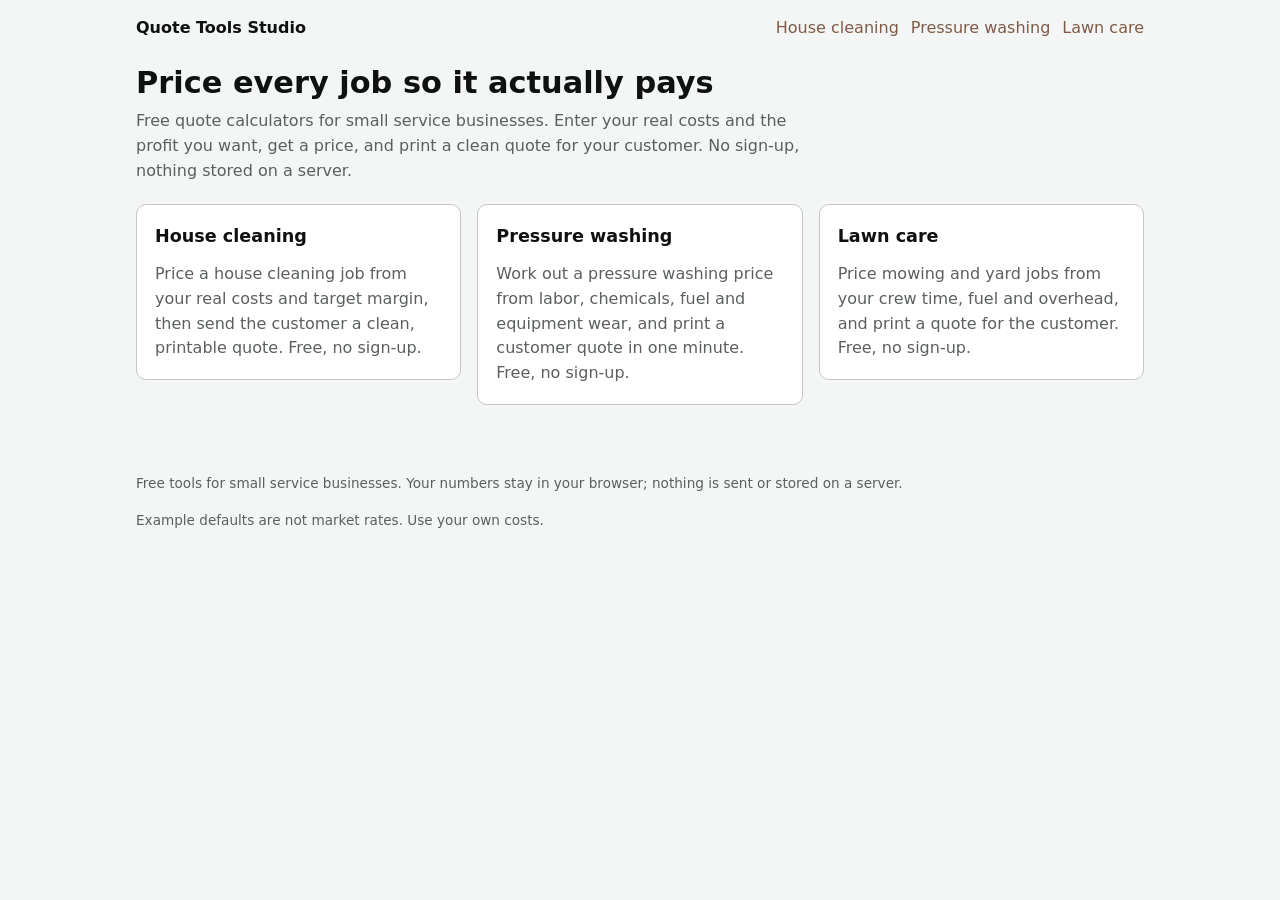
<file: index.html>
<!doctype html>
<html lang="en"><head><meta charset="utf-8"><meta name="viewport" content="width=device-width,initial-scale=1">
<title>Quote Tools Studio: free quote calculators for cleaning, pressure washing and lawn care</title><meta name="description" content="Free job quote calculators for small service businesses. Price from your real costs and margin, then print a quote for your customer.">
<link rel="canonical" href="https://les2232.github.io/quote-tools/"><link rel="stylesheet" href="style.css">
</head><body>
<header class="top"><a class="brand" href="index.html">Quote Tools Studio</a><nav><a href="cleaning/index.html">House cleaning</a><a href="pressure-washing/index.html">Pressure washing</a><a href="lawn-care/index.html">Lawn care</a></nav></header>
<main><h1>Price every job so it actually pays</h1>
<p class="lede">Free quote calculators for small service businesses. Enter your real costs and the profit you want, get a price, and print a clean quote for your customer. No sign-up, nothing stored on a server.</p>
<div class="tiles"><a href="cleaning/index.html"><div class="card"><h2>House cleaning</h2><p style="margin:0;color:var(--mute)">Price a house cleaning job from your real costs and target margin, then send the customer a clean, printable quote. Free, no sign-up.</p></div></a><a href="pressure-washing/index.html"><div class="card"><h2>Pressure washing</h2><p style="margin:0;color:var(--mute)">Work out a pressure washing price from labor, chemicals, fuel and equipment wear, and print a customer quote in one minute. Free, no sign-up.</p></div></a><a href="lawn-care/index.html"><div class="card"><h2>Lawn care</h2><p style="margin:0;color:var(--mute)">Price mowing and yard jobs from your crew time, fuel and overhead, and print a quote for the customer. Free, no sign-up.</p></div></a></div></main>
<footer class="site"><span>Free tools for small service businesses. Your numbers stay in your browser; nothing is sent or stored on a server.</span><span>Example defaults are not market rates. Use your own costs.</span></footer>
</body></html>
</file>
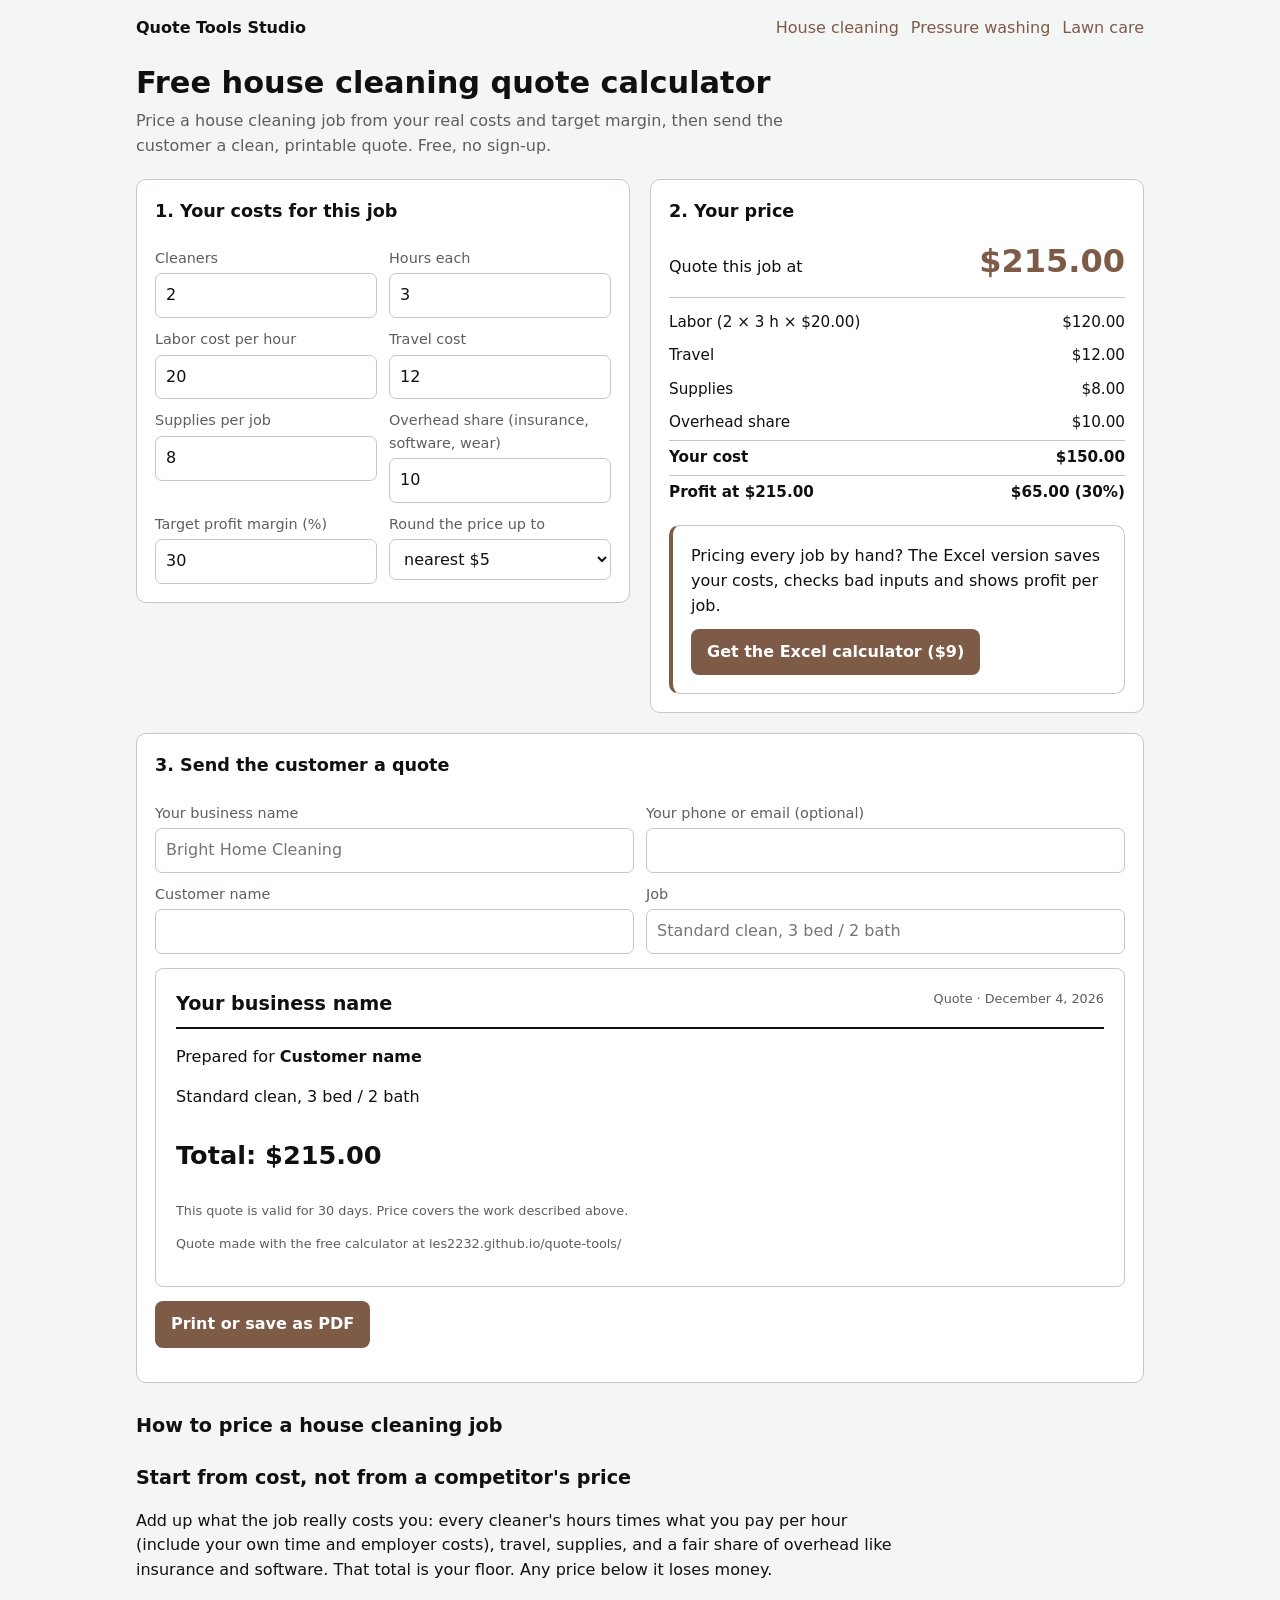
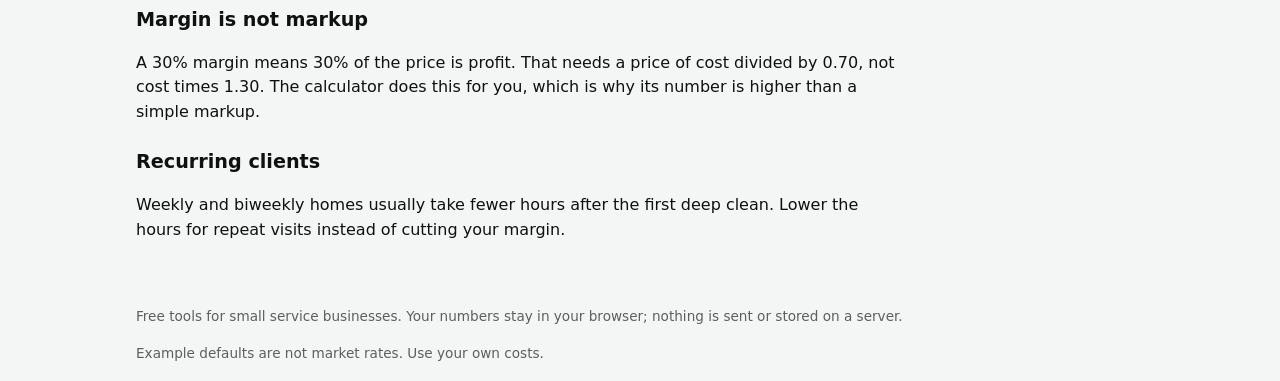
<file: cleaning/index.html>
<!doctype html>
<html lang="en"><head><meta charset="utf-8"><meta name="viewport" content="width=device-width,initial-scale=1">
<title>Free house cleaning quote calculator | Quote Tools Studio</title><meta name="description" content="Price a house cleaning job from your real costs and target margin, then send the customer a clean, printable quote. Free, no sign-up.">
<link rel="canonical" href="https://les2232.github.io/quote-tools/cleaning/"><link rel="stylesheet" href="../style.css">
</head><body>
<header class="top"><a class="brand" href="../index.html">Quote Tools Studio</a><nav><a href="../cleaning/index.html">House cleaning</a><a href="../pressure-washing/index.html">Pressure washing</a><a href="../lawn-care/index.html">Lawn care</a></nav></header>
<main>
<h1>Free house cleaning quote calculator</h1>
<p class="lede">Price a house cleaning job from your real costs and target margin, then send the customer a clean, printable quote. Free, no sign-up.</p>
<div class="grid">
  <section class="card" id="calc"><h2>1. Your costs for this job</h2>
    <div class="row"><div><label for="crew">Cleaners</label><input id="crew" type="number" inputmode="decimal" min="0" step="1" value="2" data-err="Cleaners: a whole number, at least 1."></div><div><label for="hours">Hours each</label><input id="hours" type="number" inputmode="decimal" min="0" step="any" value="3" data-err="Hours each: more than 0."></div></div>
    <div class="row"><div><label for="rate">Labor cost per hour</label><input id="rate" type="number" inputmode="decimal" min="0" step="any" value="20" data-err="Labor cost per hour: 0 or more."></div><div><label for="travel">Travel cost</label><input id="travel" type="number" inputmode="decimal" min="0" step="any" value="12" data-err="Travel cost: 0 or more."></div></div>
    <div class="row"><div><label for="supplies">Supplies per job</label><input id="supplies" type="number" inputmode="decimal" min="0" step="any" value="8" data-err="Supplies: 0 or more."></div><div><label for="overhead">Overhead share (insurance, software, wear)</label><input id="overhead" type="number" inputmode="decimal" min="0" step="any" value="10" data-err="Overhead: 0 or more."></div></div>
    <div class="row"><div><label for="margin">Target profit margin (%)</label><input id="margin" type="number" inputmode="decimal" min="0" step="any" value="30" data-err="Margin: from 0 to under 100%."></div>
      <div><label for="round">Round the price up to</label><select id="round"><option value="0">exact cents</option><option value="1">nearest $1</option><option value="5" selected>nearest $5</option><option value="10">nearest $10</option></select></div></div>
  </section>
  <section class="card"><h2>2. Your price</h2><div id="result"></div>
    <div class="card upsell"><p style="margin:0 0 10px">Pricing every job by hand? The Excel version saves your costs, checks bad inputs and shows profit per job.</p><a class="btn" href="https://payhip.com/b/XNo6O">Get the Excel calculator ($9)</a></div>
  </section>
</div>
<section class="card" style="margin-top:20px" id="quote-form"><h2>3. Send the customer a quote</h2>
  <div class="row"><div><label for="biz">Your business name</label><input id="biz" placeholder="Bright Home Cleaning"></div><div><label for="contact">Your phone or email (optional)</label><input id="contact"></div></div>
  <div class="row"><div><label for="customer">Customer name</label><input id="customer"></div><div><label for="jobdesc">Job</label><input id="jobdesc" placeholder="Standard clean, 3 bed / 2 bath"></div></div>
  <div class="quote-card" aria-label="Printable quote">
    <div class="qhead"><div><div class="qbiz" id="q-biz"></div><div class="small" id="q-contact"></div></div><div class="small">Quote · <span id="q-date"></span></div></div>
    <p>Prepared for <strong id="q-customer"></strong></p>
    <p><span id="q-job"></span></p>
    <p class="qprice">Total: <span id="q-price"></span></p>
    <p class="small">This quote is valid for 30 days. Price covers the work described above.</p>
    <p class="small">Quote made with the free calculator at les2232.github.io/quote-tools/</p>
  </div>
  <p style="margin-top:14px"><button id="print" type="button">Print or save as PDF</button></p>
</section>
<section class="guide"><h2 style="margin-top:0">How to price a house cleaning job</h2>
<h2>Start from cost, not from a competitor's price</h2><p>Add up what the job really costs you: every cleaner's hours times what you pay per hour (include your own time and employer costs), travel, supplies, and a fair share of overhead like insurance and software. That total is your floor. Any price below it loses money.</p>
<h2>Margin is not markup</h2><p>A 30% margin means 30% of the price is profit. That needs a price of cost divided by 0.70, not cost times 1.30. The calculator does this for you, which is why its number is higher than a simple markup.</p>
<h2>Recurring clients</h2><p>Weekly and biweekly homes usually take fewer hours after the first deep clean. Lower the hours for repeat visits instead of cutting your margin.</p>
</section>
<script src="../app.js"></script></main>
<footer class="site"><span>Free tools for small service businesses. Your numbers stay in your browser; nothing is sent or stored on a server.</span><span>Example defaults are not market rates. Use your own costs.</span></footer>
</body></html>
</file>
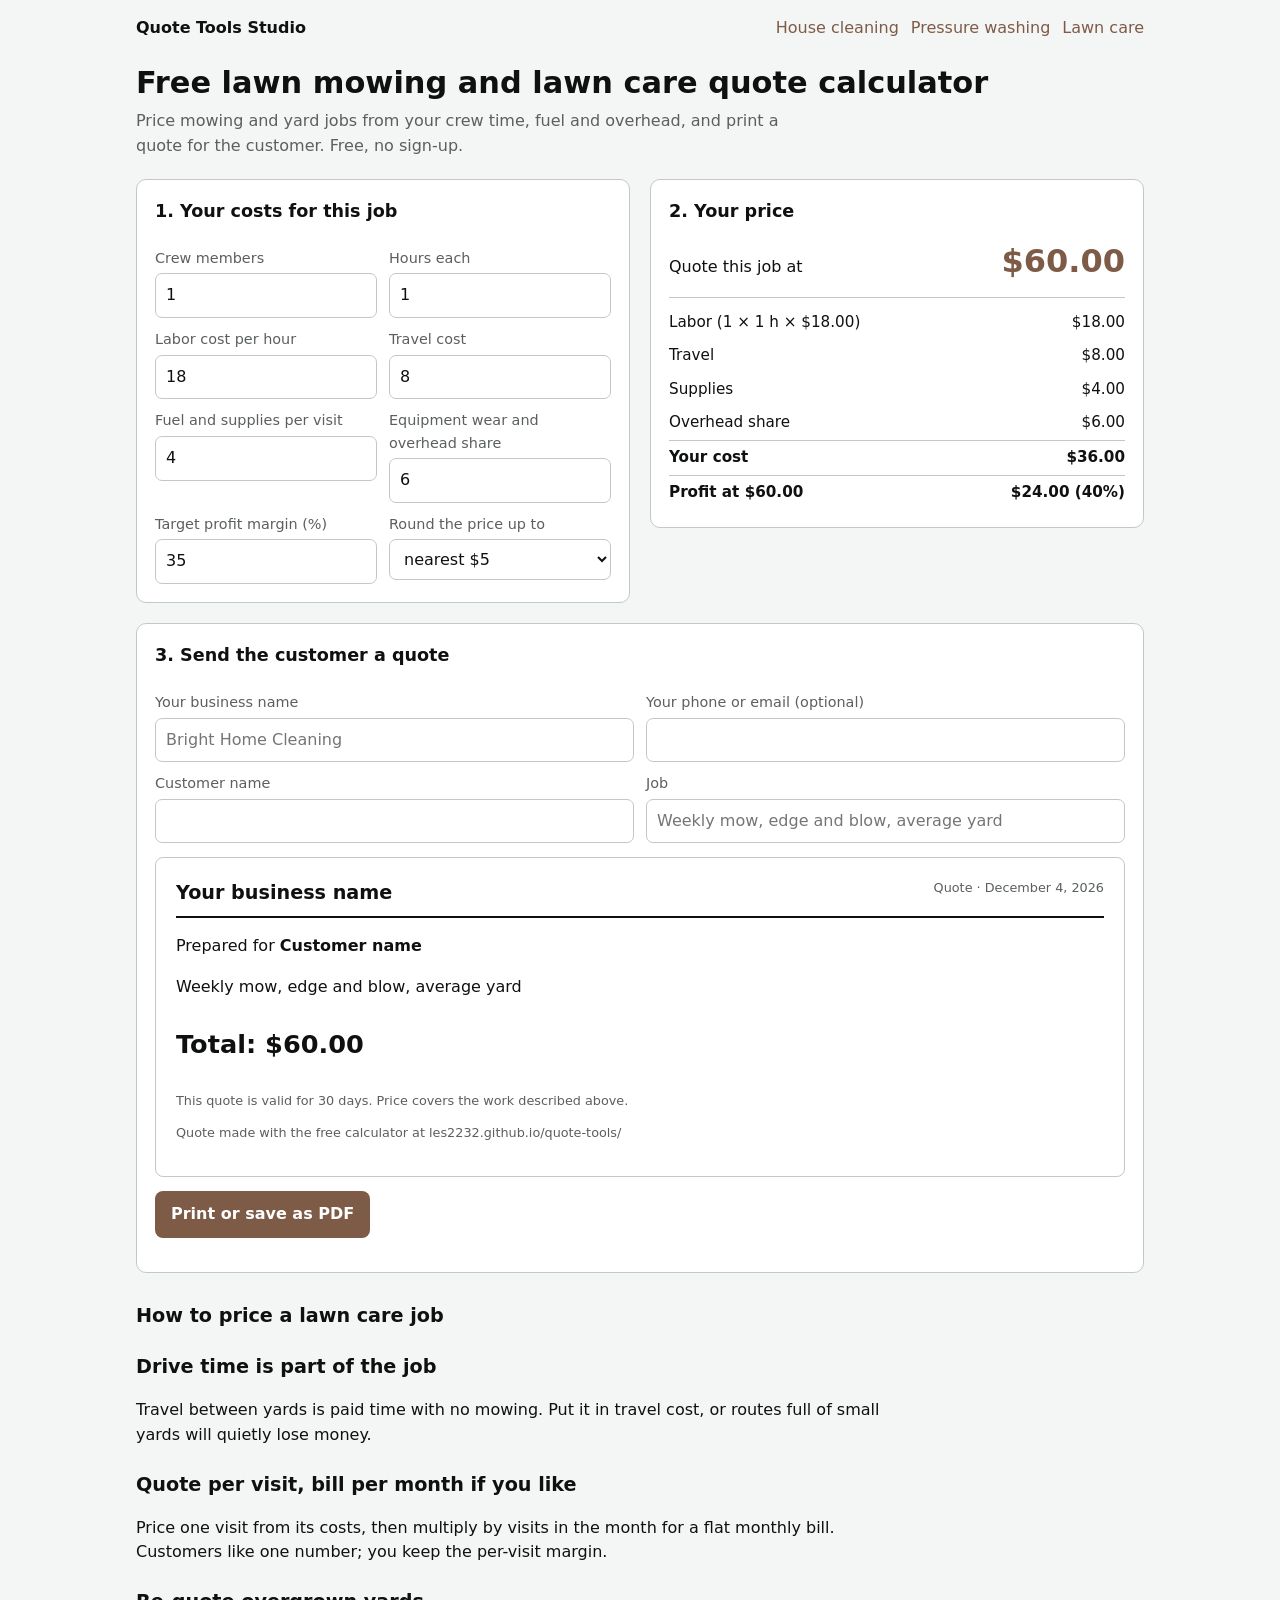
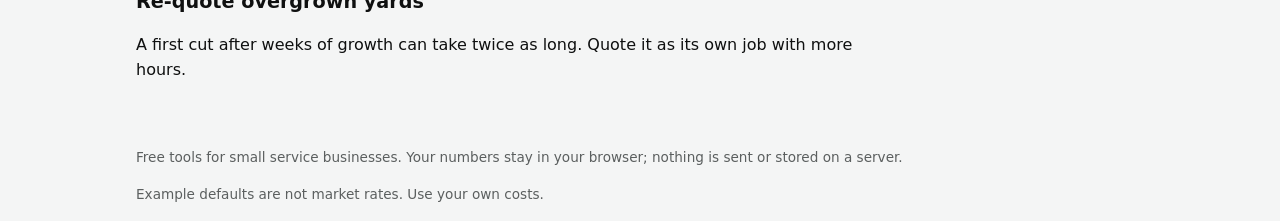
<file: lawn-care/index.html>
<!doctype html>
<html lang="en"><head><meta charset="utf-8"><meta name="viewport" content="width=device-width,initial-scale=1">
<title>Free lawn mowing and lawn care quote calculator | Quote Tools Studio</title><meta name="description" content="Price mowing and yard jobs from your crew time, fuel and overhead, and print a quote for the customer. Free, no sign-up.">
<link rel="canonical" href="https://les2232.github.io/quote-tools/lawn-care/"><link rel="stylesheet" href="../style.css">
</head><body>
<header class="top"><a class="brand" href="../index.html">Quote Tools Studio</a><nav><a href="../cleaning/index.html">House cleaning</a><a href="../pressure-washing/index.html">Pressure washing</a><a href="../lawn-care/index.html">Lawn care</a></nav></header>
<main>
<h1>Free lawn mowing and lawn care quote calculator</h1>
<p class="lede">Price mowing and yard jobs from your crew time, fuel and overhead, and print a quote for the customer. Free, no sign-up.</p>
<div class="grid">
  <section class="card" id="calc"><h2>1. Your costs for this job</h2>
    <div class="row"><div><label for="crew">Crew members</label><input id="crew" type="number" inputmode="decimal" min="0" step="1" value="1" data-err="Crew members: a whole number, at least 1."></div><div><label for="hours">Hours each</label><input id="hours" type="number" inputmode="decimal" min="0" step="any" value="1" data-err="Hours each: more than 0."></div></div>
    <div class="row"><div><label for="rate">Labor cost per hour</label><input id="rate" type="number" inputmode="decimal" min="0" step="any" value="18" data-err="Labor cost per hour: 0 or more."></div><div><label for="travel">Travel cost</label><input id="travel" type="number" inputmode="decimal" min="0" step="any" value="8" data-err="Travel cost: 0 or more."></div></div>
    <div class="row"><div><label for="supplies">Fuel and supplies per visit</label><input id="supplies" type="number" inputmode="decimal" min="0" step="any" value="4" data-err="Supplies: 0 or more."></div><div><label for="overhead">Equipment wear and overhead share</label><input id="overhead" type="number" inputmode="decimal" min="0" step="any" value="6" data-err="Overhead: 0 or more."></div></div>
    <div class="row"><div><label for="margin">Target profit margin (%)</label><input id="margin" type="number" inputmode="decimal" min="0" step="any" value="35" data-err="Margin: from 0 to under 100%."></div>
      <div><label for="round">Round the price up to</label><select id="round"><option value="0">exact cents</option><option value="1">nearest $1</option><option value="5" selected>nearest $5</option><option value="10">nearest $10</option></select></div></div>
  </section>
  <section class="card"><h2>2. Your price</h2><div id="result"></div>
    
  </section>
</div>
<section class="card" style="margin-top:20px" id="quote-form"><h2>3. Send the customer a quote</h2>
  <div class="row"><div><label for="biz">Your business name</label><input id="biz" placeholder="Bright Home Cleaning"></div><div><label for="contact">Your phone or email (optional)</label><input id="contact"></div></div>
  <div class="row"><div><label for="customer">Customer name</label><input id="customer"></div><div><label for="jobdesc">Job</label><input id="jobdesc" placeholder="Weekly mow, edge and blow, average yard"></div></div>
  <div class="quote-card" aria-label="Printable quote">
    <div class="qhead"><div><div class="qbiz" id="q-biz"></div><div class="small" id="q-contact"></div></div><div class="small">Quote · <span id="q-date"></span></div></div>
    <p>Prepared for <strong id="q-customer"></strong></p>
    <p><span id="q-job"></span></p>
    <p class="qprice">Total: <span id="q-price"></span></p>
    <p class="small">This quote is valid for 30 days. Price covers the work described above.</p>
    <p class="small">Quote made with the free calculator at les2232.github.io/quote-tools/</p>
  </div>
  <p style="margin-top:14px"><button id="print" type="button">Print or save as PDF</button></p>
</section>
<section class="guide"><h2 style="margin-top:0">How to price a lawn care job</h2>
<h2>Drive time is part of the job</h2><p>Travel between yards is paid time with no mowing. Put it in travel cost, or routes full of small yards will quietly lose money.</p>
<h2>Quote per visit, bill per month if you like</h2><p>Price one visit from its costs, then multiply by visits in the month for a flat monthly bill. Customers like one number; you keep the per-visit margin.</p>
<h2>Re-quote overgrown yards</h2><p>A first cut after weeks of growth can take twice as long. Quote it as its own job with more hours.</p>
</section>
<script src="../app.js"></script></main>
<footer class="site"><span>Free tools for small service businesses. Your numbers stay in your browser; nothing is sent or stored on a server.</span><span>Example defaults are not market rates. Use your own costs.</span></footer>
</body></html>
</file>
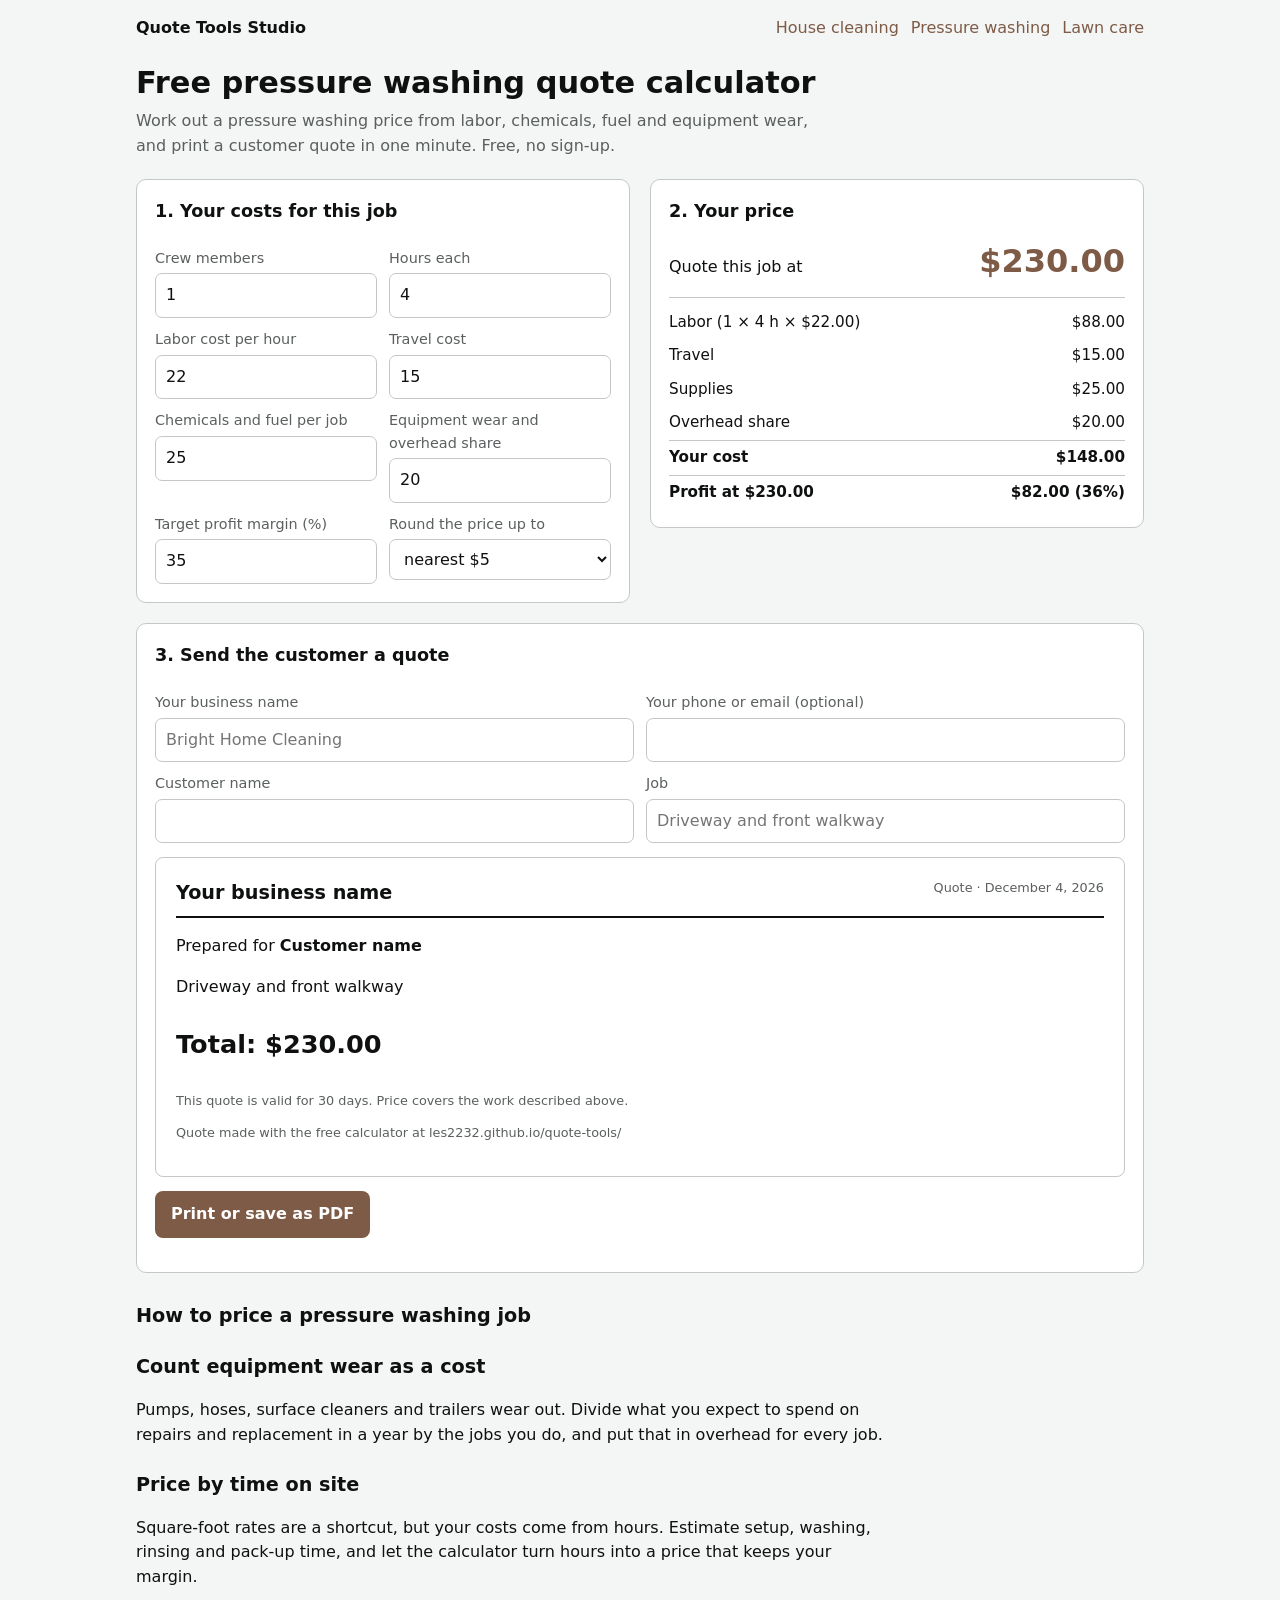
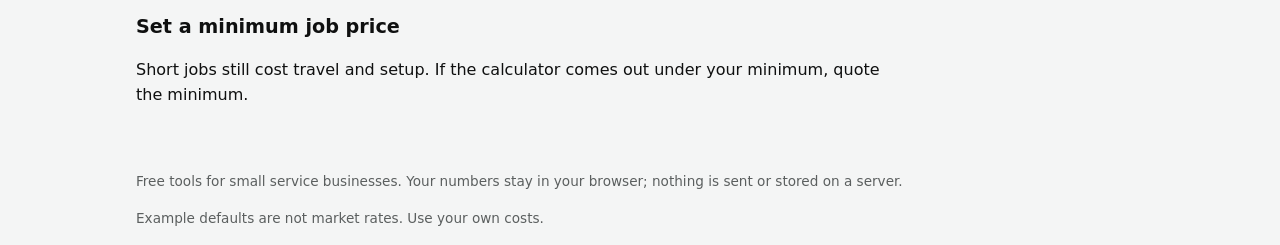
<file: pressure-washing/index.html>
<!doctype html>
<html lang="en"><head><meta charset="utf-8"><meta name="viewport" content="width=device-width,initial-scale=1">
<title>Free pressure washing quote calculator | Quote Tools Studio</title><meta name="description" content="Work out a pressure washing price from labor, chemicals, fuel and equipment wear, and print a customer quote in one minute. Free, no sign-up.">
<link rel="canonical" href="https://les2232.github.io/quote-tools/pressure-washing/"><link rel="stylesheet" href="../style.css">
</head><body>
<header class="top"><a class="brand" href="../index.html">Quote Tools Studio</a><nav><a href="../cleaning/index.html">House cleaning</a><a href="../pressure-washing/index.html">Pressure washing</a><a href="../lawn-care/index.html">Lawn care</a></nav></header>
<main>
<h1>Free pressure washing quote calculator</h1>
<p class="lede">Work out a pressure washing price from labor, chemicals, fuel and equipment wear, and print a customer quote in one minute. Free, no sign-up.</p>
<div class="grid">
  <section class="card" id="calc"><h2>1. Your costs for this job</h2>
    <div class="row"><div><label for="crew">Crew members</label><input id="crew" type="number" inputmode="decimal" min="0" step="1" value="1" data-err="Crew members: a whole number, at least 1."></div><div><label for="hours">Hours each</label><input id="hours" type="number" inputmode="decimal" min="0" step="any" value="4" data-err="Hours each: more than 0."></div></div>
    <div class="row"><div><label for="rate">Labor cost per hour</label><input id="rate" type="number" inputmode="decimal" min="0" step="any" value="22" data-err="Labor cost per hour: 0 or more."></div><div><label for="travel">Travel cost</label><input id="travel" type="number" inputmode="decimal" min="0" step="any" value="15" data-err="Travel cost: 0 or more."></div></div>
    <div class="row"><div><label for="supplies">Chemicals and fuel per job</label><input id="supplies" type="number" inputmode="decimal" min="0" step="any" value="25" data-err="Supplies: 0 or more."></div><div><label for="overhead">Equipment wear and overhead share</label><input id="overhead" type="number" inputmode="decimal" min="0" step="any" value="20" data-err="Overhead: 0 or more."></div></div>
    <div class="row"><div><label for="margin">Target profit margin (%)</label><input id="margin" type="number" inputmode="decimal" min="0" step="any" value="35" data-err="Margin: from 0 to under 100%."></div>
      <div><label for="round">Round the price up to</label><select id="round"><option value="0">exact cents</option><option value="1">nearest $1</option><option value="5" selected>nearest $5</option><option value="10">nearest $10</option></select></div></div>
  </section>
  <section class="card"><h2>2. Your price</h2><div id="result"></div>
    
  </section>
</div>
<section class="card" style="margin-top:20px" id="quote-form"><h2>3. Send the customer a quote</h2>
  <div class="row"><div><label for="biz">Your business name</label><input id="biz" placeholder="Bright Home Cleaning"></div><div><label for="contact">Your phone or email (optional)</label><input id="contact"></div></div>
  <div class="row"><div><label for="customer">Customer name</label><input id="customer"></div><div><label for="jobdesc">Job</label><input id="jobdesc" placeholder="Driveway and front walkway"></div></div>
  <div class="quote-card" aria-label="Printable quote">
    <div class="qhead"><div><div class="qbiz" id="q-biz"></div><div class="small" id="q-contact"></div></div><div class="small">Quote · <span id="q-date"></span></div></div>
    <p>Prepared for <strong id="q-customer"></strong></p>
    <p><span id="q-job"></span></p>
    <p class="qprice">Total: <span id="q-price"></span></p>
    <p class="small">This quote is valid for 30 days. Price covers the work described above.</p>
    <p class="small">Quote made with the free calculator at les2232.github.io/quote-tools/</p>
  </div>
  <p style="margin-top:14px"><button id="print" type="button">Print or save as PDF</button></p>
</section>
<section class="guide"><h2 style="margin-top:0">How to price a pressure washing job</h2>
<h2>Count equipment wear as a cost</h2><p>Pumps, hoses, surface cleaners and trailers wear out. Divide what you expect to spend on repairs and replacement in a year by the jobs you do, and put that in overhead for every job.</p>
<h2>Price by time on site</h2><p>Square-foot rates are a shortcut, but your costs come from hours. Estimate setup, washing, rinsing and pack-up time, and let the calculator turn hours into a price that keeps your margin.</p>
<h2>Set a minimum job price</h2><p>Short jobs still cost travel and setup. If the calculator comes out under your minimum, quote the minimum.</p>
</section>
<script src="../app.js"></script></main>
<footer class="site"><span>Free tools for small service businesses. Your numbers stay in your browser; nothing is sent or stored on a server.</span><span>Example defaults are not market rates. Use your own costs.</span></footer>
</body></html>
</file>
<file: style.css>
:root { --ink:#0F1010; --mute:#5b5f5f; --line:#c4c7c8; --bg:#f4f5f5; --card:#ffffff; --accent:#7E5B47; --accent-ink:#ffffff; --bad:#a3322a; }
* { box-sizing:border-box; }
body { margin:0; font:16px/1.55 system-ui,-apple-system,"Segoe UI",Roboto,sans-serif; color:var(--ink); background:var(--bg); }
a { color:var(--accent); }
header.top, footer.site { max-width:1040px; margin:0 auto; padding:16px; display:flex; gap:16px; align-items:center; flex-wrap:wrap; }
header.top .brand { font-weight:700; text-decoration:none; color:var(--ink); margin-right:auto; }
header.top nav a { margin-left:12px; text-decoration:none; }
main { max-width:1040px; margin:0 auto; padding:0 16px 32px; }
h1 { font-size:1.9rem; line-height:1.2; margin:8px 0; }
.lede { color:var(--mute); max-width:680px; margin:0 0 20px; }
.grid { display:grid; grid-template-columns:1fr 1fr; gap:20px; align-items:start; }
@media (max-width:760px){ .grid { grid-template-columns:1fr; } h1 { font-size:1.5rem; } }
.card { background:var(--card); border:1px solid var(--line); border-radius:10px; padding:18px; }
.card h2 { font-size:1.1rem; margin:0 0 12px; }
label { display:block; font-size:.9rem; margin:10px 0 4px; color:var(--mute); }
input, select { width:100%; padding:9px 10px; font:inherit; border:1px solid var(--line); border-radius:7px; background:#fff; color:var(--ink); }
input.bad { border-color:var(--bad); background:#fff4f3; }
.row { display:grid; grid-template-columns:1fr 1fr; gap:12px; }
.big { display:flex; justify-content:space-between; align-items:baseline; border-bottom:1px solid var(--line); padding-bottom:10px; margin-bottom:8px; }
.big strong { font-size:2rem; color:var(--accent); }
table { width:100%; border-collapse:collapse; font-size:.95rem; }
td { padding:5px 0; } td:last-child { text-align:right; }
tr.sum td { border-top:1px solid var(--line); font-weight:600; }
.err { color:var(--bad); }
button, .btn { display:inline-block; background:var(--accent); color:var(--accent-ink); border:0; border-radius:8px; padding:11px 16px; font:inherit; font-weight:600; cursor:pointer; text-decoration:none; }
.upsell { margin-top:16px; border-left:4px solid var(--accent); }
.quote-card { border:1px solid var(--line); border-radius:8px; padding:20px; margin-top:14px; background:#fff; }
.quote-card .qhead { display:flex; justify-content:space-between; gap:12px; flex-wrap:wrap; border-bottom:2px solid var(--ink); padding-bottom:8px; }
.quote-card .qbiz { font-weight:700; font-size:1.2rem; }
.quote-card .qprice { font-size:1.6rem; font-weight:700; }
.quote-card .small { font-size:.8rem; color:var(--mute); }
.guide { max-width:760px; margin-top:28px; }
.guide h2 { font-size:1.2rem; margin:22px 0 6px; }
.tiles { display:grid; grid-template-columns:repeat(auto-fit,minmax(220px,1fr)); gap:16px; margin:20px 0; }
.tiles a { text-decoration:none; color:var(--ink); }
.tiles .card:hover { border-color:var(--accent); }
footer.site { color:var(--mute); font-size:.85rem; }
@media print {
  body { background:#fff; }
  body * { visibility:hidden; }
  .quote-card, .quote-card * { visibility:visible; }
  .quote-card { position:absolute; left:0; top:0; width:100%; border:0; }
}
</file>
